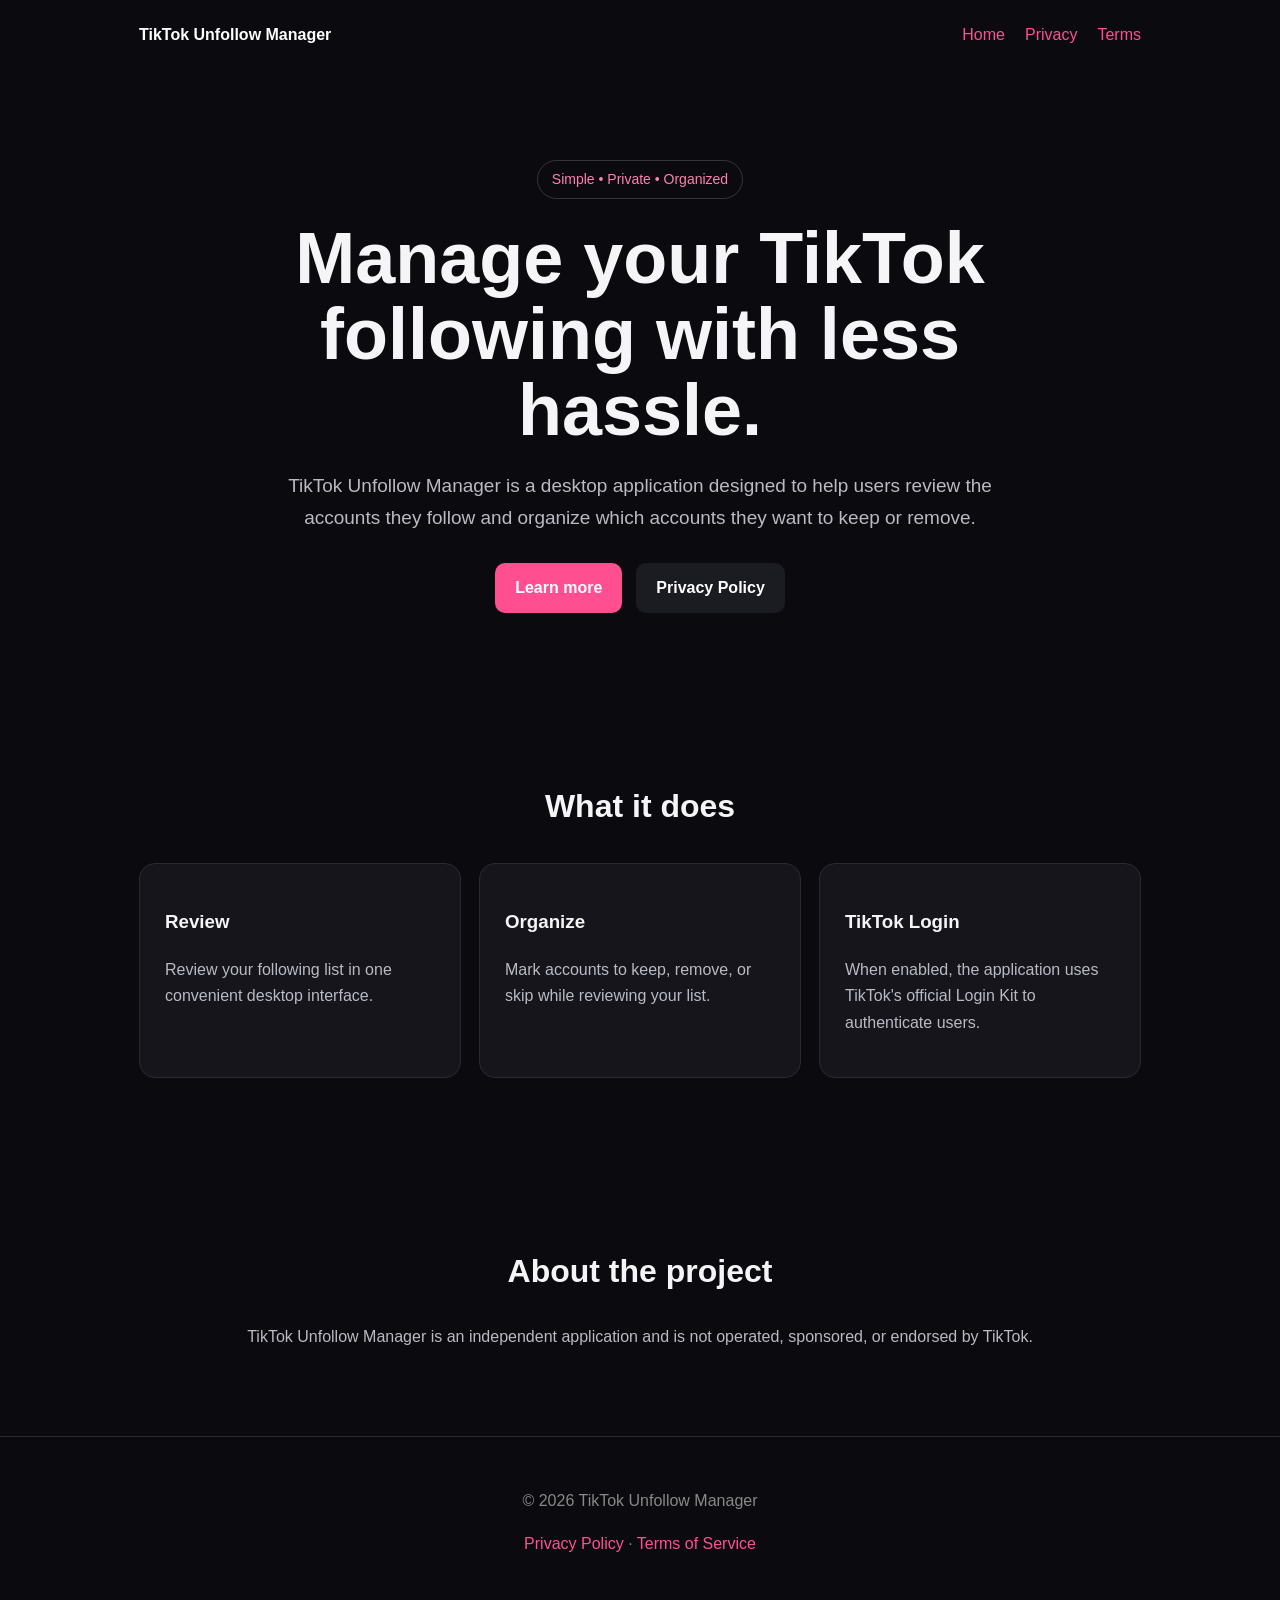
<file: index.html>
<!DOCTYPE html>
<html lang="en">
<head>
  <meta charset="UTF-8">
  <meta name="viewport" content="width=device-width, initial-scale=1.0">
  <title>TikTok Unfollow Manager</title>
  <meta name="description" content="TikTok Unfollow Manager helps users review and organize TikTok accounts they follow.">
  <link rel="stylesheet" href="style.css">
</head>
<body>
<header>
  <nav class="nav">
    <a class="brand" href="index.html">TikTok Unfollow Manager</a>
    <div>
      <a href="index.html">Home</a>
      <a href="privacy.html">Privacy</a>
      <a href="terms.html">Terms</a>
    </div>
  </nav>
</header>

<main class="hero">
  <div class="badge">Simple • Private • Organized</div>
  <h1>Manage your TikTok following with less hassle.</h1>
  <p class="lead">TikTok Unfollow Manager is a desktop application designed to help users review the accounts they follow and organize which accounts they want to keep or remove.</p>
  <div class="buttons">
    <a class="button" href="#features">Learn more</a>
    <a class="button secondary" href="privacy.html">Privacy Policy</a>
  </div>
</main>

<section id="features" class="section">
  <h2>What it does</h2>
  <div class="cards">
    <div class="card"><h3>Review</h3><p>Review your following list in one convenient desktop interface.</p></div>
    <div class="card"><h3>Organize</h3><p>Mark accounts to keep, remove, or skip while reviewing your list.</p></div>
    <div class="card"><h3>TikTok Login</h3><p>When enabled, the application uses TikTok's official Login Kit to authenticate users.</p></div>
  </div>
</section>

<section class="section muted">
  <h2>About the project</h2>
  <p>TikTok Unfollow Manager is an independent application and is not operated, sponsored, or endorsed by TikTok.</p>
</section>

<footer>
  <p>© 2026 TikTok Unfollow Manager</p>
  <p><a href="privacy.html">Privacy Policy</a> · <a href="terms.html">Terms of Service</a></p>
</footer>
</body>
</html>
</file>
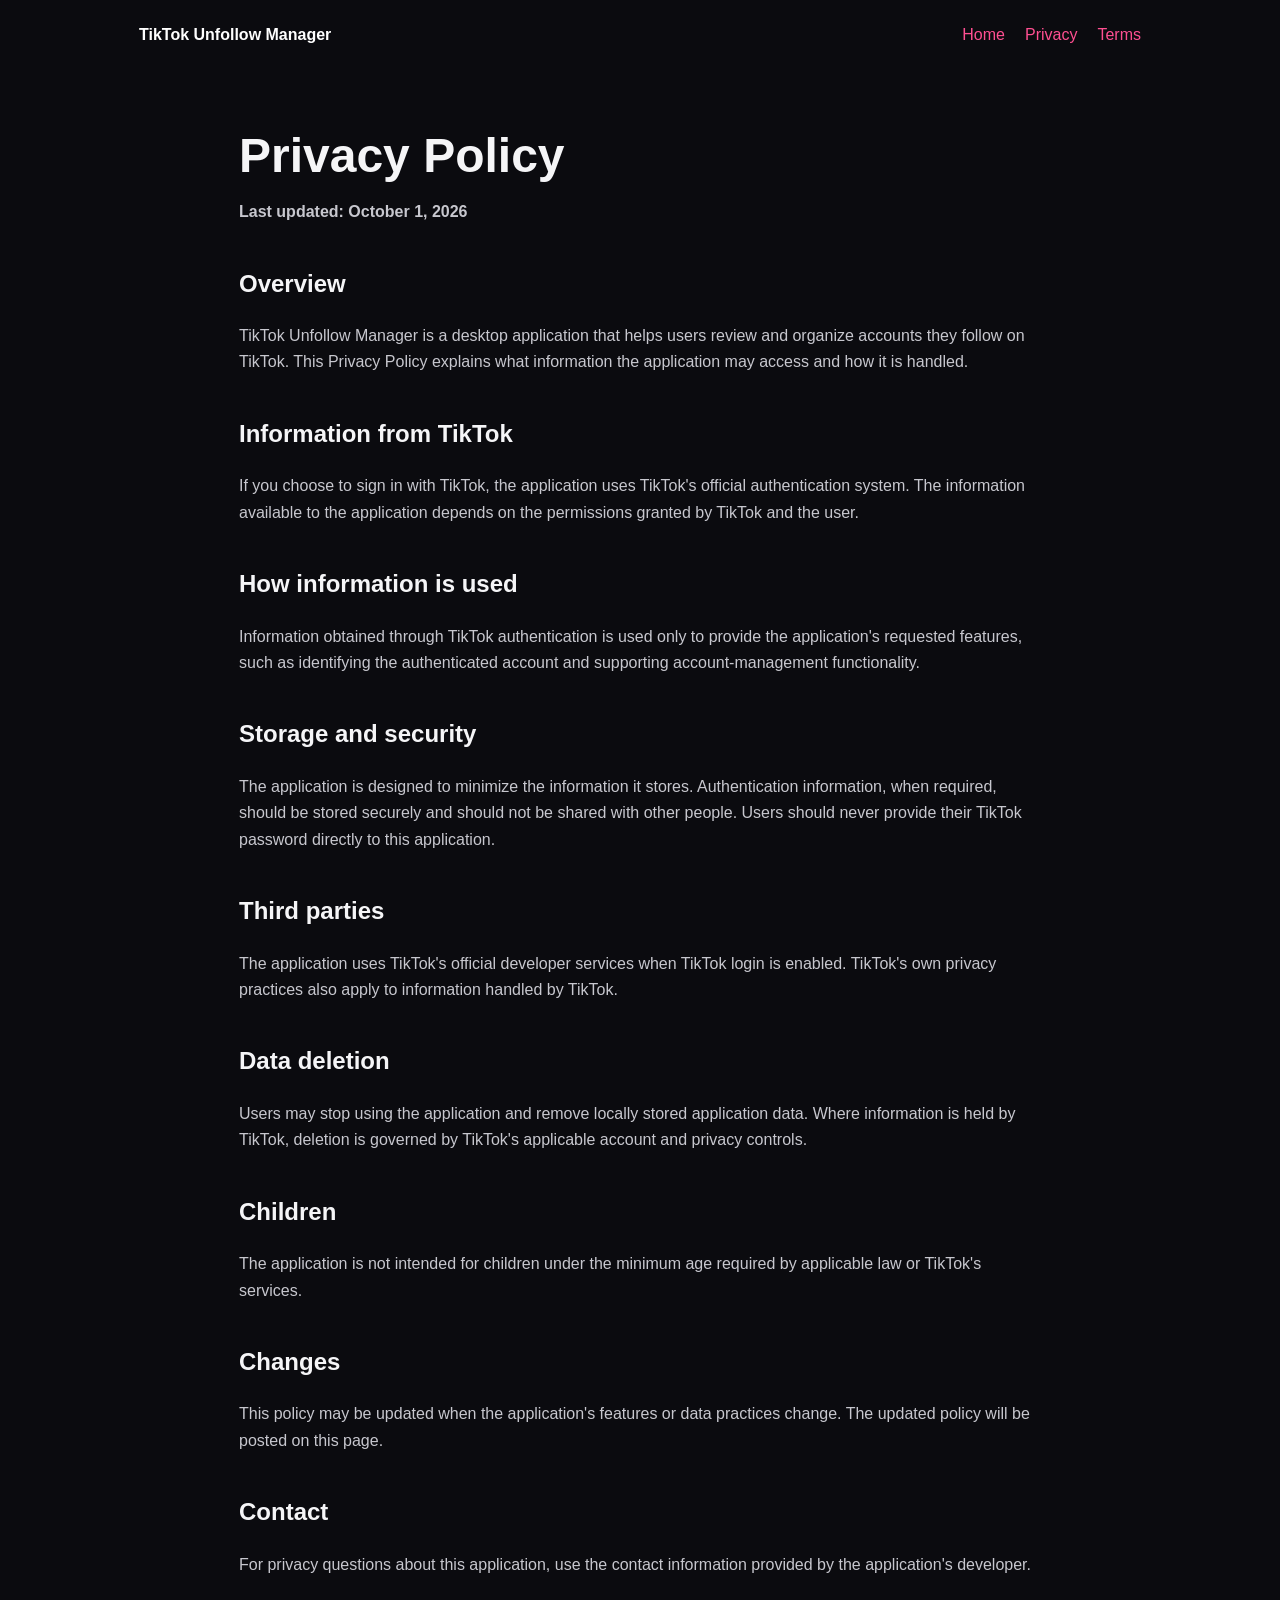
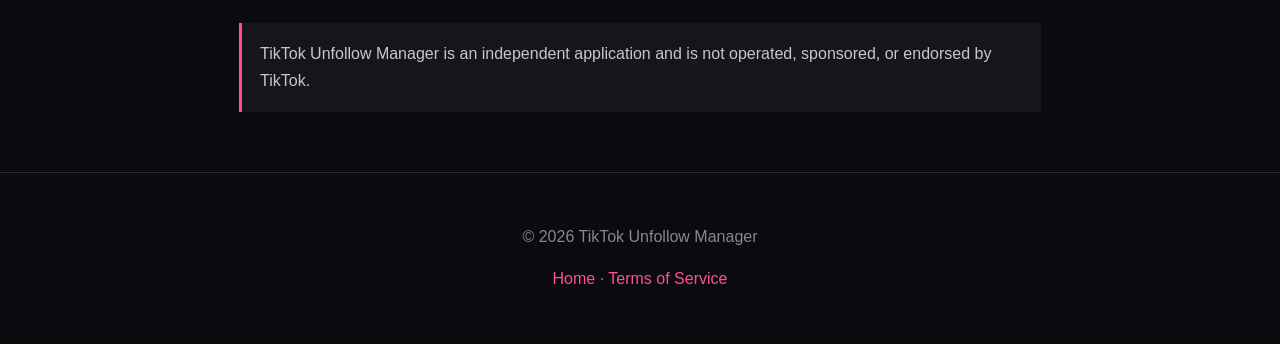
<file: privacy.html>
<!DOCTYPE html>
<html lang="en">
<head>
  <meta charset="UTF-8">
  <meta name="viewport" content="width=device-width, initial-scale=1.0">
  <title>Privacy Policy - TikTok Unfollow Manager</title>
  <link rel="stylesheet" href="style.css">
</head>
<body>
<header><nav class="nav">
  <a class="brand" href="index.html">TikTok Unfollow Manager</a>
  <div><a href="index.html">Home</a><a href="privacy.html">Privacy</a><a href="terms.html">Terms</a></div>
</nav></header>

<main class="document">
<h1>Privacy Policy</h1>
<p><strong>Last updated: October 1, 2026</strong></p>

<h2>Overview</h2>
<p>TikTok Unfollow Manager is a desktop application that helps users review and organize accounts they follow on TikTok. This Privacy Policy explains what information the application may access and how it is handled.</p>

<h2>Information from TikTok</h2>
<p>If you choose to sign in with TikTok, the application uses TikTok's official authentication system. The information available to the application depends on the permissions granted by TikTok and the user.</p>

<h2>How information is used</h2>
<p>Information obtained through TikTok authentication is used only to provide the application's requested features, such as identifying the authenticated account and supporting account-management functionality.</p>

<h2>Storage and security</h2>
<p>The application is designed to minimize the information it stores. Authentication information, when required, should be stored securely and should not be shared with other people. Users should never provide their TikTok password directly to this application.</p>

<h2>Third parties</h2>
<p>The application uses TikTok's official developer services when TikTok login is enabled. TikTok's own privacy practices also apply to information handled by TikTok.</p>

<h2>Data deletion</h2>
<p>Users may stop using the application and remove locally stored application data. Where information is held by TikTok, deletion is governed by TikTok's applicable account and privacy controls.</p>

<h2>Children</h2>
<p>The application is not intended for children under the minimum age required by applicable law or TikTok's services.</p>

<h2>Changes</h2>
<p>This policy may be updated when the application's features or data practices change. The updated policy will be posted on this page.</p>

<h2>Contact</h2>
<p>For privacy questions about this application, use the contact information provided by the application's developer.</p>

<p class="notice">TikTok Unfollow Manager is an independent application and is not operated, sponsored, or endorsed by TikTok.</p>
</main>

<footer><p>© 2026 TikTok Unfollow Manager</p><p><a href="index.html">Home</a> · <a href="terms.html">Terms of Service</a></p></footer>
</body>
</html>
</file>
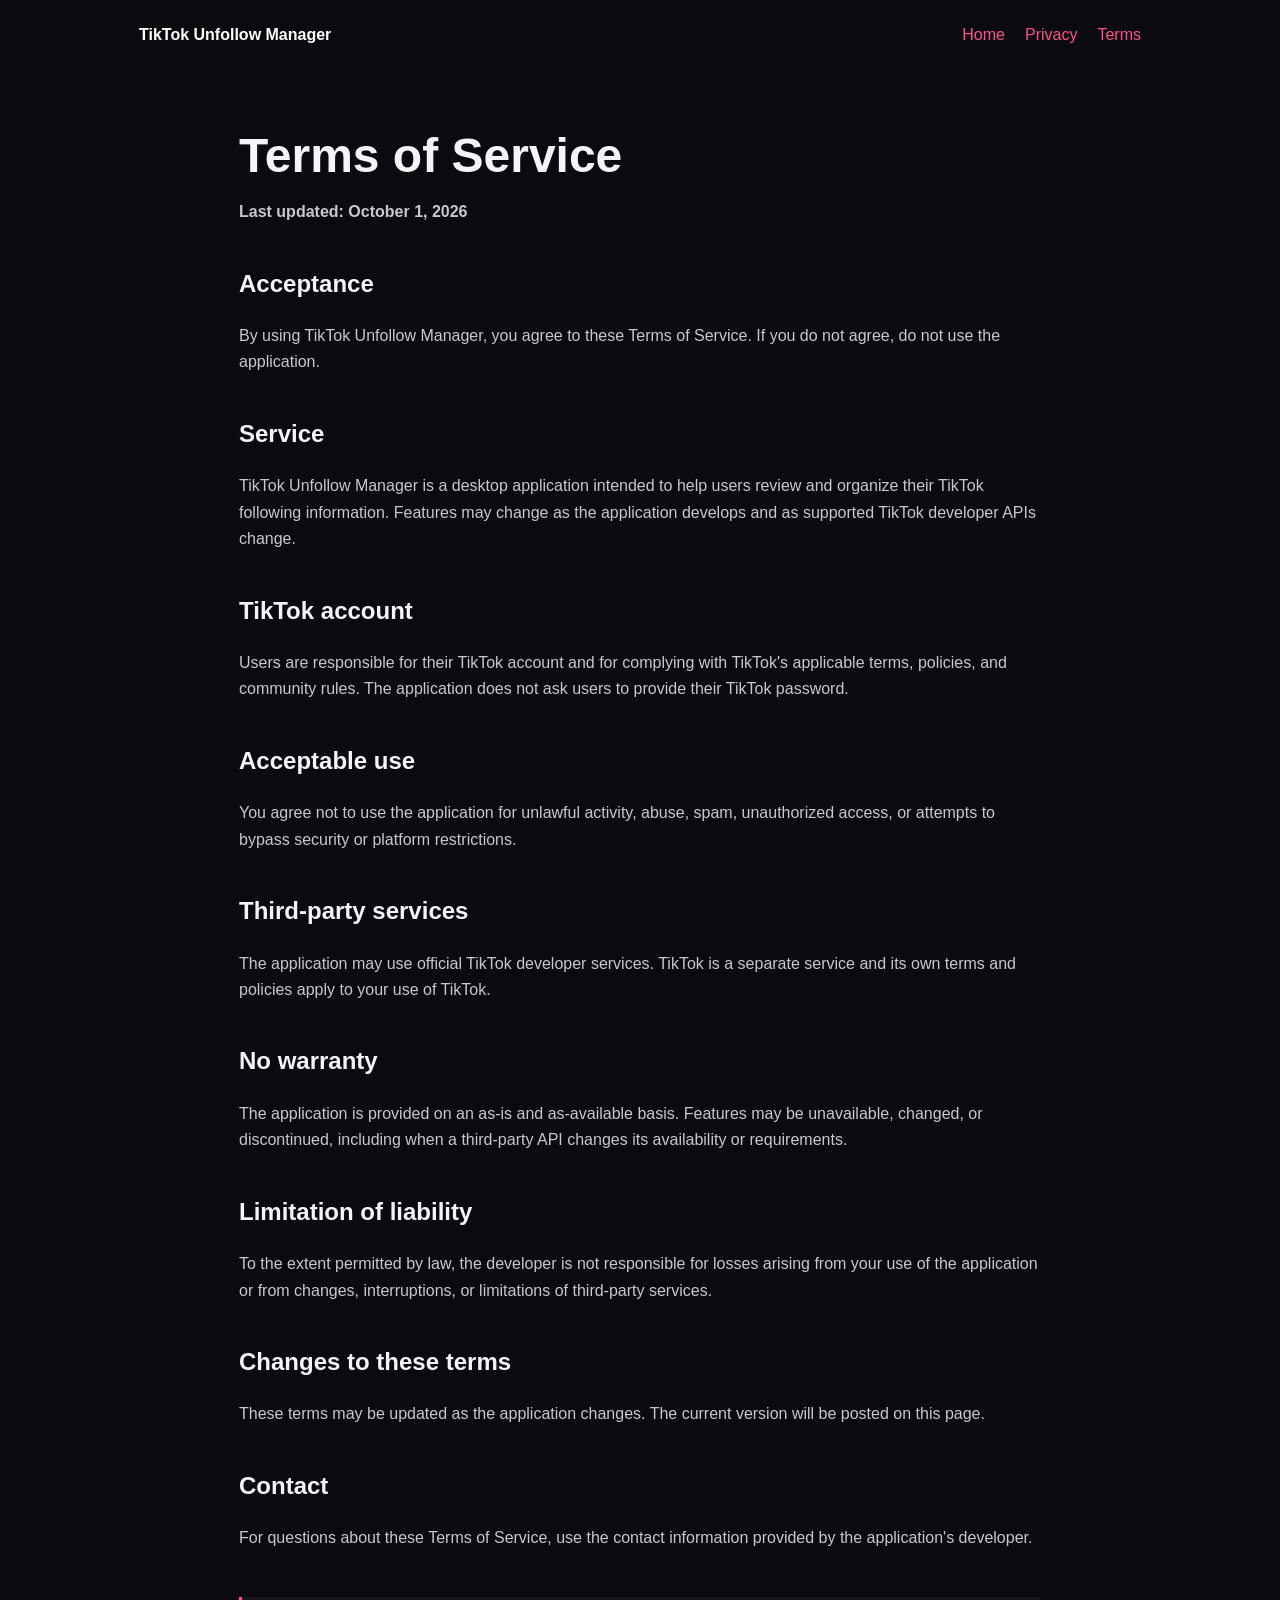
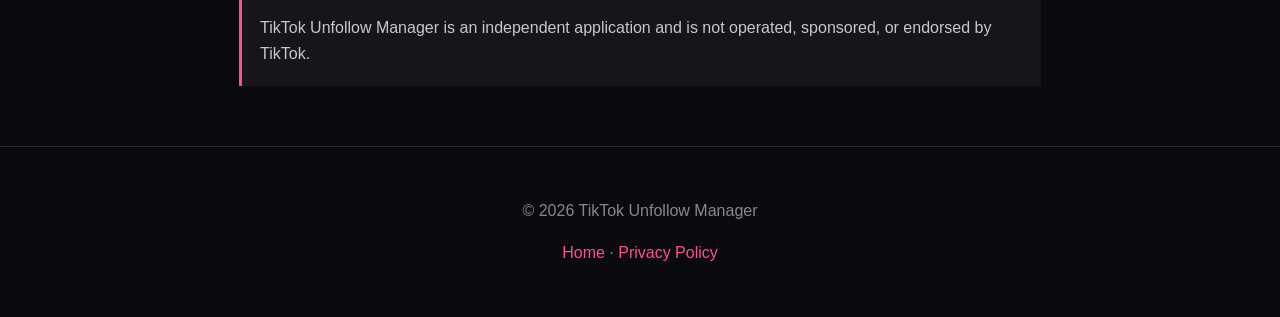
<file: terms.html>
<!DOCTYPE html>
<html lang="en">
<head>
  <meta charset="UTF-8">
  <meta name="viewport" content="width=device-width, initial-scale=1.0">
  <title>Terms of Service - TikTok Unfollow Manager</title>
  <link rel="stylesheet" href="style.css">
</head>
<body>
<header><nav class="nav">
  <a class="brand" href="index.html">TikTok Unfollow Manager</a>
  <div><a href="index.html">Home</a><a href="privacy.html">Privacy</a><a href="terms.html">Terms</a></div>
</nav></header>

<main class="document">
<h1>Terms of Service</h1>
<p><strong>Last updated: October 1, 2026</strong></p>

<h2>Acceptance</h2>
<p>By using TikTok Unfollow Manager, you agree to these Terms of Service. If you do not agree, do not use the application.</p>

<h2>Service</h2>
<p>TikTok Unfollow Manager is a desktop application intended to help users review and organize their TikTok following information. Features may change as the application develops and as supported TikTok developer APIs change.</p>

<h2>TikTok account</h2>
<p>Users are responsible for their TikTok account and for complying with TikTok's applicable terms, policies, and community rules. The application does not ask users to provide their TikTok password.</p>

<h2>Acceptable use</h2>
<p>You agree not to use the application for unlawful activity, abuse, spam, unauthorized access, or attempts to bypass security or platform restrictions.</p>

<h2>Third-party services</h2>
<p>The application may use official TikTok developer services. TikTok is a separate service and its own terms and policies apply to your use of TikTok.</p>

<h2>No warranty</h2>
<p>The application is provided on an as-is and as-available basis. Features may be unavailable, changed, or discontinued, including when a third-party API changes its availability or requirements.</p>

<h2>Limitation of liability</h2>
<p>To the extent permitted by law, the developer is not responsible for losses arising from your use of the application or from changes, interruptions, or limitations of third-party services.</p>

<h2>Changes to these terms</h2>
<p>These terms may be updated as the application changes. The current version will be posted on this page.</p>

<h2>Contact</h2>
<p>For questions about these Terms of Service, use the contact information provided by the application's developer.</p>

<p class="notice">TikTok Unfollow Manager is an independent application and is not operated, sponsored, or endorsed by TikTok.</p>
</main>

<footer><p>© 2026 TikTok Unfollow Manager</p><p><a href="index.html">Home</a> · <a href="privacy.html">Privacy Policy</a></p></footer>
</body>
</html>
</file>
<file: style.css>
*{box-sizing:border-box}body{margin:0;font-family:Inter,Arial,sans-serif;background:#0b0b0f;color:#f5f5f7;line-height:1.65}a{color:#ff4f91;text-decoration:none}a:hover{text-decoration:underline}.nav{max-width:1050px;margin:auto;padding:22px 24px;display:flex;justify-content:space-between;align-items:center;gap:20px}.nav div{display:flex;gap:20px}.brand{font-weight:800;color:#fff}.hero{max-width:900px;margin:90px auto 70px;padding:0 24px;text-align:center}.badge{display:inline-block;border:1px solid #33343d;border-radius:999px;padding:7px 14px;color:#ff7fac;font-size:14px}.hero h1{font-size:clamp(40px,7vw,72px);line-height:1.05;margin:22px 0}.lead{max-width:720px;margin:auto;color:#b9bac3;font-size:19px}.buttons{margin-top:30px;display:flex;justify-content:center;gap:14px;flex-wrap:wrap}.button{background:#ff4f91;color:#fff;padding:12px 20px;border-radius:10px;font-weight:700}.button.secondary{background:#1b1b22}.section{max-width:1050px;margin:0 auto;padding:70px 24px}.section h2{text-align:center;font-size:32px}.cards{display:grid;grid-template-columns:repeat(3,1fr);gap:18px;margin-top:30px}.card{background:#15151b;border:1px solid #292a32;border-radius:16px;padding:25px}.card p,.muted p{color:#b9bac3}.muted{max-width:900px;text-align:center}.document{max-width:850px;margin:60px auto;padding:0 24px}.document h1{font-size:48px;line-height:1.1;margin-bottom:8px}.document h2{margin-top:38px}.document p{color:#c7c7ce}.notice{margin-top:45px;padding:18px;border-left:3px solid #ff4f91;background:#15151b}footer{border-top:1px solid #292a32;text-align:center;padding:35px 24px;color:#888}.document+footer{margin-top:50px}@media(max-width:700px){.nav{align-items:flex-start;flex-direction:column}.cards{grid-template-columns:1fr}.hero{margin-top:55px}.document h1{font-size:38px}}
</file>
